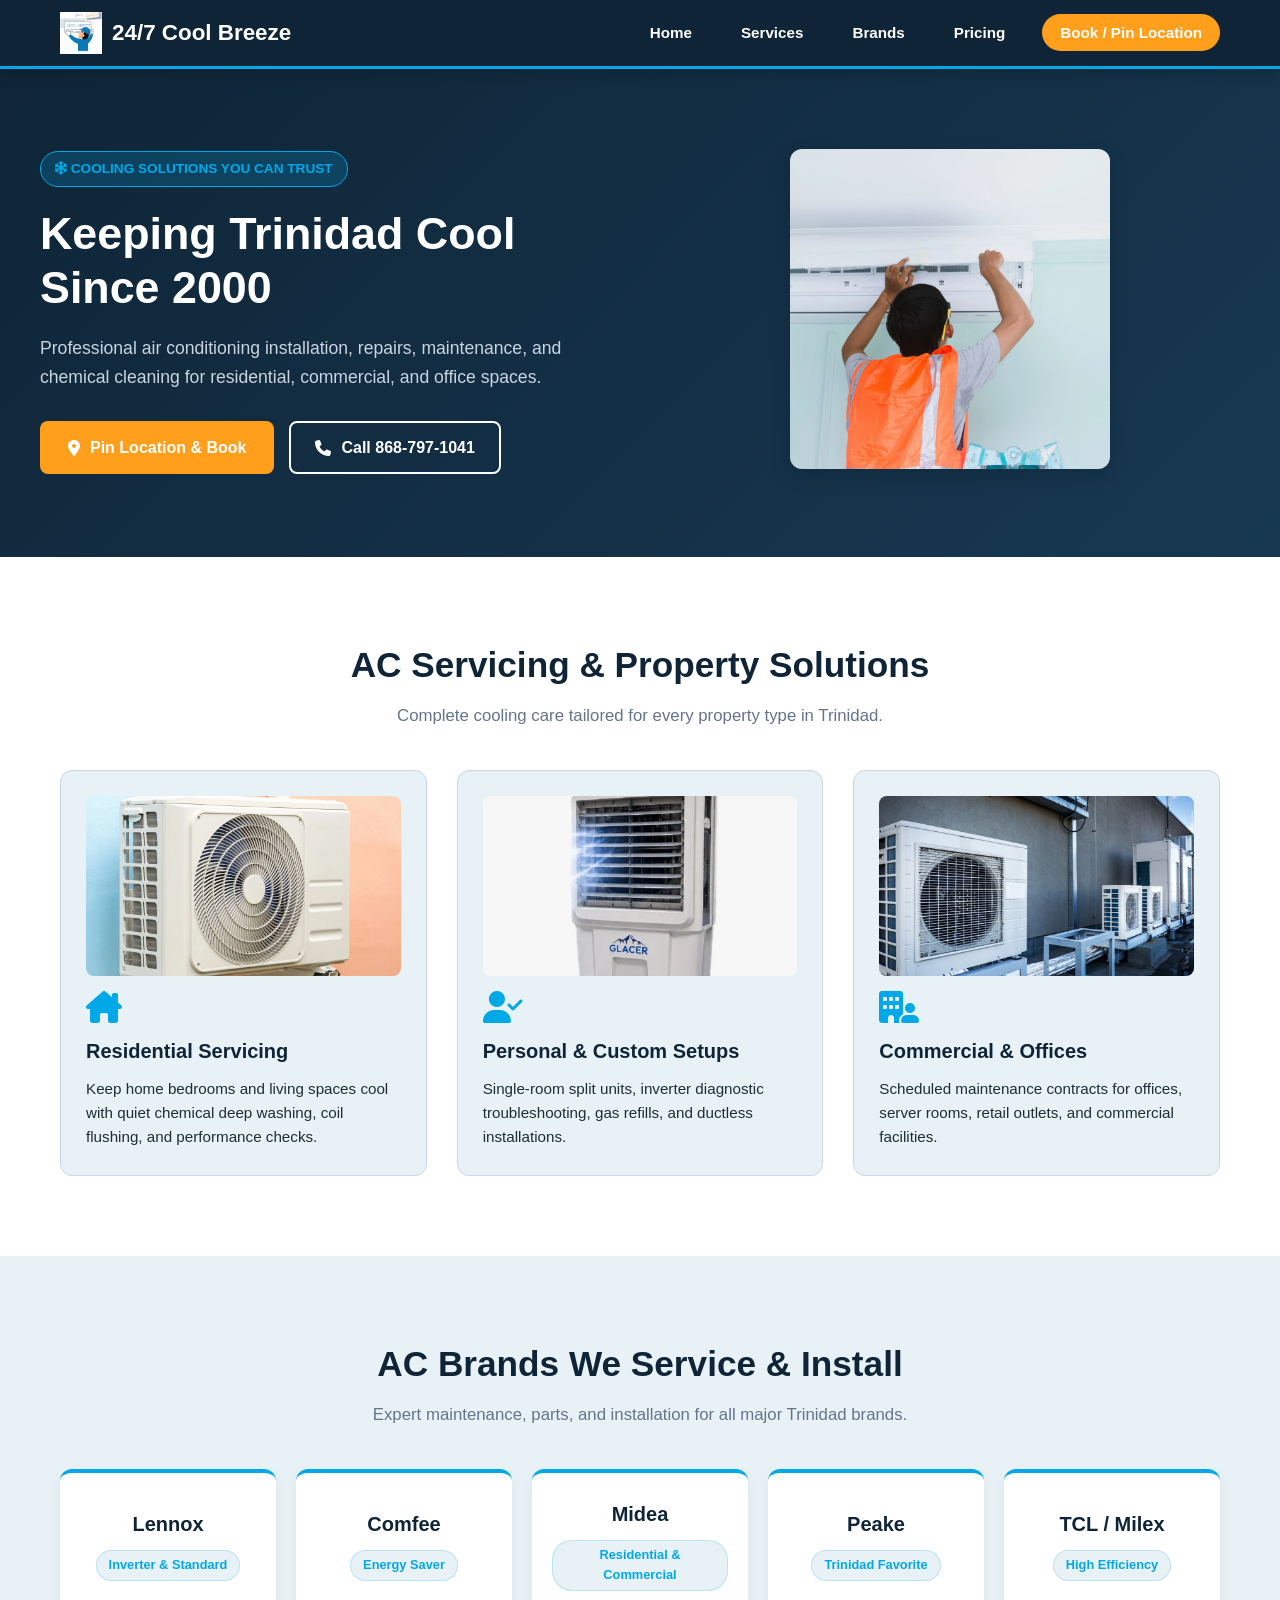
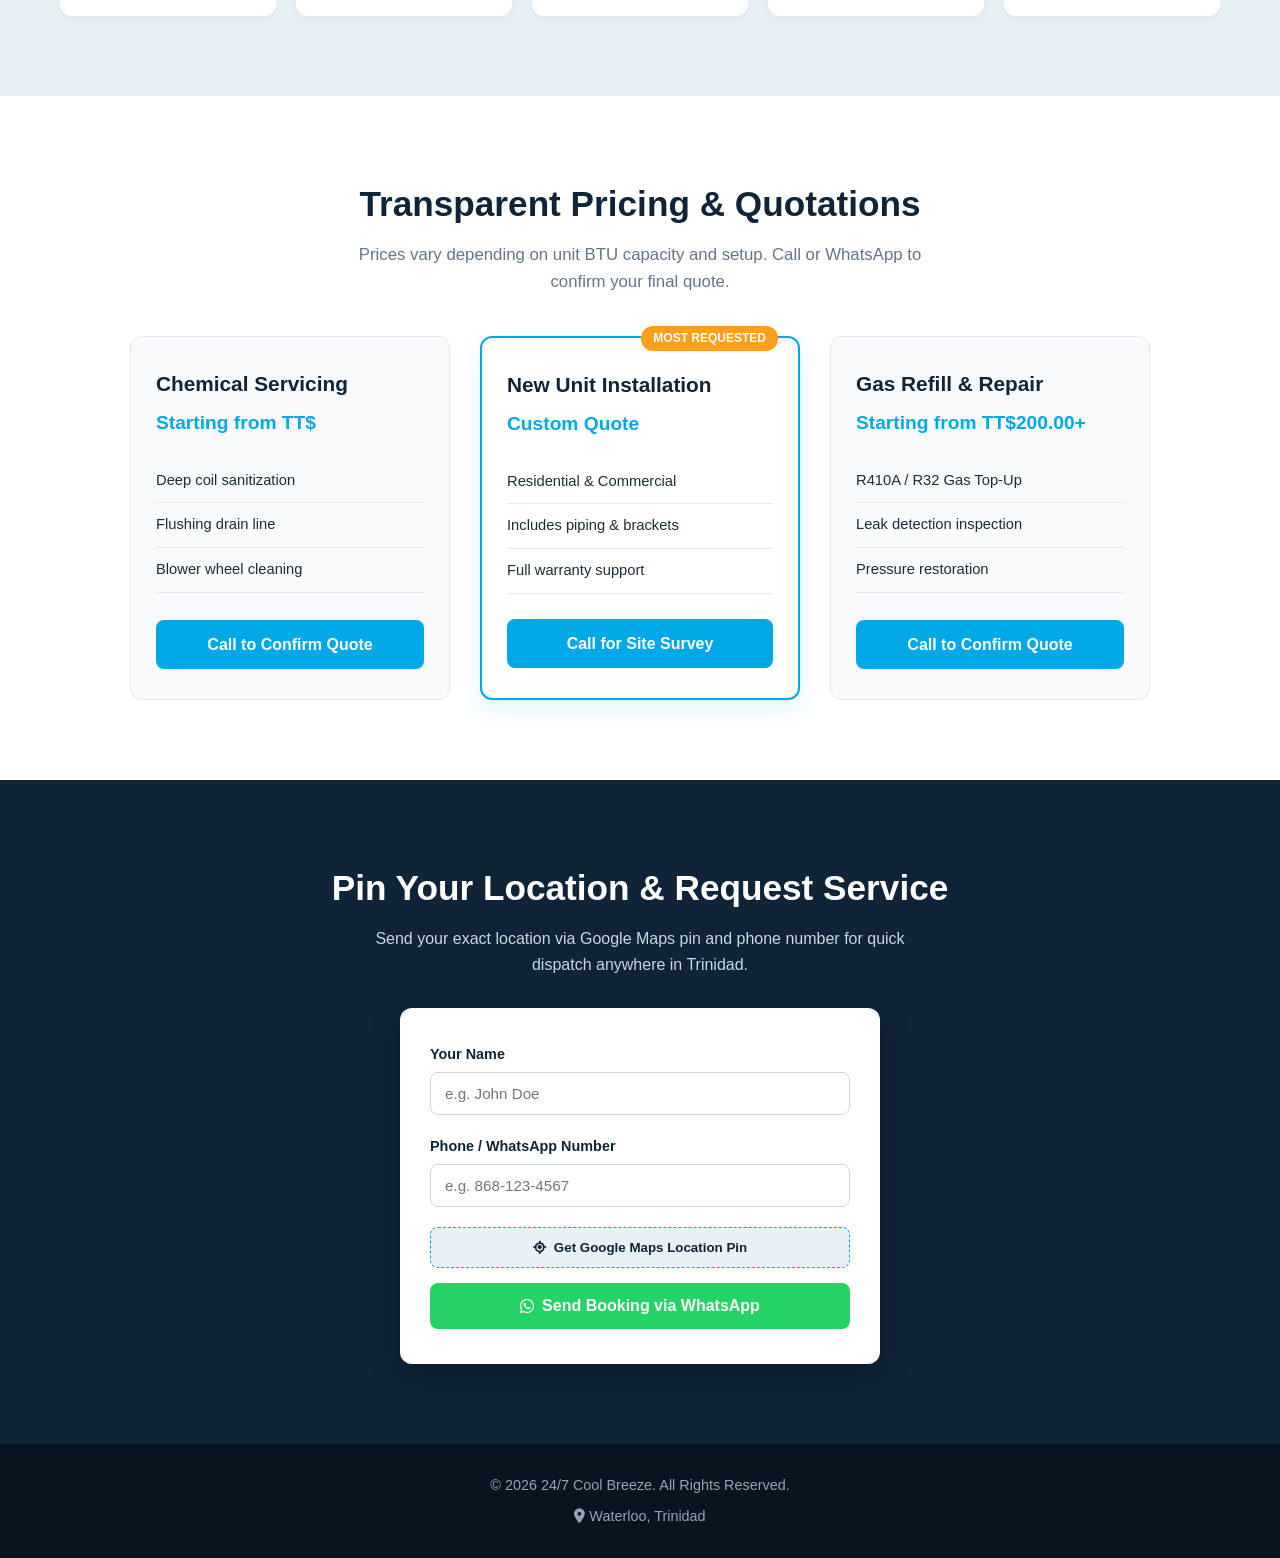
<file: index.html>
<!DOCTYPE html>
<html lang="en">
<head>
    <meta charset="UTF-8">
    <meta name="viewport" content="width=device-width, initial-scale=1.0">
    <title>24/7 Cool Breeze | Air Conditioning Services Trinidad</title>

    <!-- Main Global Styles -->
    <link rel="stylesheet" href="style.css">

    <!-- Section Stylesheets -->
    <link rel="stylesheet" href="hero.css">
    <link rel="stylesheet" href="services.css">
    <link rel="stylesheet" href="brands.css">
    <link rel="stylesheet" href="pricing.css">
    <link rel="stylesheet" href="location.css">

    <!-- Font Awesome Icons -->
    <link rel="stylesheet" href="https://cdnjs.cloudflare.com/ajax/libs/font-awesome/6.5.2/css/all.min.css">
</head>

<body>

    <!-- Sticky Navigation Header -->
    <header>
        <nav class="navbar">
            <a href="#home" class="logo">
                <img src="logo.png" alt="24/7 Cool Breeze Logo">
                <span>24/7 Cool Breeze</span>
            </a>

            <ul class="nav-links" id="nav-links">
                <li><a href="#home">Home</a></li>
                <li><a href="#services">Services</a></li>
                <li><a href="#brands">Brands</a></li>
                <li><a href="#pricing">Pricing</a></li>
                <li><a href="#location" class="nav-book-btn">Book / Pin Location</a></li>
            </ul>

            <button id="mobile-menu-toggle" type="button" aria-label="Toggle navigation">
                <i class="fas fa-bars"></i>
            </button>
        </nav>
    </header>

    <!-- Page Content -->
    <main>

        <!-- Hero Section -->
        <section id="home" class="hero-section">
            <div class="hero-container">
                <div class="hero-content">
                    <span class="hero-badge">
                        <i class="fa-solid fa-snowflake"></i> COOLING SOLUTIONS YOU CAN TRUST
                    </span>

                    <h1>Keeping Trinidad Cool Since 2000</h1>

                    <p>
                        Professional air conditioning installation, repairs, maintenance,
                        and chemical cleaning for residential, commercial, and office spaces.
                    </p>

                    <div class="hero-actions">
                        <a href="#location" class="btn-primary">
                            <i class="fa-solid fa-location-dot"></i> Pin Location & Book
                        </a>

                        <a href="tel:+18687971041" class="btn-secondary">
                            <i class="fa-solid fa-phone"></i> Call 868-797-1041
                        </a>
                    </div>
                </div>

                <div class="hero-image-wrapper">
                    <img src="technican.png" alt="Air conditioning servicing technician">
                </div>
            </div>
        </section>

        <!-- Services Section -->
        <section id="services" class="servicing-section">
            <div class="container">
                <h2>AC Servicing & Property Solutions</h2>

                <p class="section-subtitle">
                    Complete cooling care tailored for every property type in Trinidad.
                </p>

                <div class="services-wrapper">

                    <div class="service-category">
                        <img src="residential.png" alt="Residential AC Servicing" class="card-image">
                        <i class="fa-solid fa-house-chimney"></i>
                        <h3>Residential Servicing</h3>
                        <p>
                            Keep home bedrooms and living spaces cool with quiet chemical
                            deep washing, coil flushing, and performance checks.
                        </p>
                    </div>

                    <div class="service-category">
                        <img src="personal.png" alt="Personal & Custom AC Setup" class="card-image">
                        <i class="fa-solid fa-user-check"></i>
                        <h3>Personal & Custom Setups</h3>
                        <p>
                            Single-room split units, inverter diagnostic troubleshooting,
                            gas refills, and ductless installations.
                        </p>
                    </div>

                    <div class="service-category">
                        <img src="commerical.png" alt="Commercial AC Services" class="card-image">
                        <i class="fa-solid fa-building-user"></i>
                        <h3>Commercial & Offices</h3>
                        <p>
                            Scheduled maintenance contracts for offices, server rooms,
                            retail outlets, and commercial facilities.
                        </p>
                    </div>

                </div>
            </div>
        </section>

        <!-- Brands Section -->
        <section id="brands" class="brands-section">
            <div class="container">
                <h2>AC Brands We Service & Install</h2>

                <p class="section-subtitle">
                    Expert maintenance, parts, and installation for all major Trinidad brands.
                </p>

                <div class="brands-grid">

                    <div class="brand-card">
                        <h3>Lennox</h3>
                        <span class="badge">Inverter & Standard</span>
                    </div>

                    <div class="brand-card">
                        <h3>Comfee</h3>
                        <span class="badge">Energy Saver</span>
                    </div>

                    <div class="brand-card">
                        <h3>Midea</h3>
                        <span class="badge">Residential & Commercial</span>
                    </div>

                    <div class="brand-card">
                        <h3>Peake</h3>
                        <span class="badge">Trinidad Favorite</span>
                    </div>

                    <div class="brand-card">
                        <h3>TCL / Milex</h3>
                        <span class="badge">High Efficiency</span>
                    </div>

                </div>
            </div>
        </section>

        <!-- Pricing Section -->
        <section id="pricing" class="pricing-section">
            <div class="container">
                <h2>Transparent Pricing & Quotations</h2>

                <p class="pricing-note">
                    Prices vary depending on unit BTU capacity and setup.
                    Call or WhatsApp to confirm your final quote.
                </p>

                <div class="pricing-grid">

                    <div class="pricing-card">
                        <h3>Chemical Servicing</h3>
                        <p class="price-estimate">Starting from TT$</p>

                        <ul>
                            <li>Deep coil sanitization</li>
                            <li>Flushing drain line</li>
                            <li>Blower wheel cleaning</li>
                        </ul>

                        <a href="tel:+18687971041" class="confirm-btn">
                            Call to Confirm Quote
                        </a>
                    </div>

                    <div class="pricing-card featured">
                        <span class="popular-tag">Most Requested</span>
                        <h3>New Unit Installation</h3>
                        <p class="price-estimate">Custom Quote</p>

                        <ul>
                            <li>Residential & Commercial</li>
                            <li>Includes piping & brackets</li>
                            <li>Full warranty support</li>
                        </ul>

                        <a href="tel:+18687971041" class="confirm-btn">
                            Call for Site Survey
                        </a>
                    </div>

                    <div class="pricing-card">
                        <h3>Gas Refill & Repair</h3>
                        <p class="price-estimate">Starting from TT$200.00+</p>

                        <ul>
                            <li>R410A / R32 Gas Top-Up</li>
                            <li>Leak detection inspection</li>
                            <li>Pressure restoration</li>
                        </ul>

                        <a href="tel:+18687971041" class="confirm-btn">
                            Call to Confirm Quote
                        </a>
                    </div>

                </div>
            </div>
        </section>

        <!-- Location and Booking Section -->
        <section id="location" class="location-section">
            <div class="container">
                <h2>Pin Your Location & Request Service</h2>

                <p>
                    Send your exact location via Google Maps pin and phone number
                    for quick dispatch anywhere in Trinidad.
                </p>

                <form id="location-form" class="location-form">

                    <div class="form-group">
                        <label for="client-name">Your Name</label>
                        <input type="text" id="client-name" placeholder="e.g. John Doe" required>
                    </div>

                    <div class="form-group">
                        <label for="client-phone">Phone / WhatsApp Number</label>
                        <input type="tel" id="client-phone" placeholder="e.g. 868-123-4567" required>
                    </div>

                    <button type="button" id="pin-location-btn" class="pin-btn">
                        <i class="fa-solid fa-location-crosshairs"></i>
                        Get Google Maps Location Pin
                    </button>

                    <div id="location-status" class="location-status"></div>

                    <button type="submit" class="submit-btn">
                        <i class="fa-brands fa-whatsapp"></i>
                        Send Booking via WhatsApp
                    </button>

                </form>
            </div>
        </section>

    </main>

    <!-- Footer -->
    <footer>
        <div class="footer-container">
            <p>© 2026 24/7 Cool Breeze. All Rights Reserved.</p>
            <p>
                <i class="fa-solid fa-location-dot"></i> Waterloo, Trinidad
            </p>
        </div>
    </footer>

    <!-- JavaScript Files -->
    <script src="main.js" defer></script>
    <script src="location.js" defer></script>

</body>
</html>
</file>
<file: style.css>
/* ==========================================
   GLOBAL COLORS
========================================== */

:root {
    --primary-navy: #0F2537;
    --secondary-cyan: #00A8E8;
    --bg-ice: #E8F1F5;
    --accent-mint: #2EC4B6;
    --cta-amber: #FF9F1C;
    --text-dark: #1D2D35;
    --text-muted: #64748B;
    --white: #FFFFFF;
}

/* ==========================================
   GLOBAL RESET
========================================== */

* {
    box-sizing: border-box;
    margin: 0;
    padding: 0;
    font-family: 'Segoe UI', Tahoma, Geneva, Verdana, sans-serif;
}

html {
    scroll-behavior: smooth;
    scroll-padding-top: 90px;
}

body {
    background-color: var(--bg-ice);
    color: var(--text-dark);
    line-height: 1.6;
}

/* ==========================================
   GLOBAL CONTAINER & TYPOGRAPHY
========================================== */

.container {
    max-width: 1200px;
    margin: 0 auto;
    padding: 0 20px;
}

section {
    padding: 80px 20px;
}

h2 {
    font-size: 2.2rem;
    color: var(--primary-navy);
    margin-bottom: 10px;
    text-align: center;
}

.section-subtitle,
.pricing-note {
    text-align: center;
    color: var(--text-muted);
    font-size: 1.05rem;
    max-width: 600px;
    margin: 0 auto 40px;
}

/* ==========================================
   NAVIGATION HEADER
========================================== */

header {
    position: sticky;
    top: 0;
    z-index: 1000;
    background-color: var(--primary-navy);
    border-bottom: 3px solid var(--secondary-cyan);
    box-shadow: 0 4px 15px rgba(0, 0, 0, 0.2);
}

.navbar {
    max-width: 1200px;
    margin: 0 auto;
    display: flex;
    flex-direction: row;
    align-items: center;
    justify-content: space-between;
    padding: 12px 20px;
    position: relative;
}

/* Logo */

.logo {
    display: flex;
    align-items: center;
    gap: 10px;
    color: var(--white);
    font-size: 1.4rem;
    font-weight: 800;
    text-decoration: none;
}

.logo img {
    height: 42px;
    width: auto;
    object-fit: contain;
}

/* Desktop Navigation Links */

.nav-links {
    display: flex;
    list-style: none;
    align-items: center;
    gap: 25px;
    margin: 0;
    padding: 0;
}

.nav-links a {
    color: var(--white);
    text-decoration: none;
    font-weight: 600;
    font-size: 0.95rem;
    padding: 8px 12px;
    border-radius: 6px;
    transition: color 0.3s ease, background-color 0.3s ease;
}

.nav-links a:hover {
    color: var(--secondary-cyan);
}

/* Booking Button */

.nav-links .nav-book-btn {
    background-color: var(--cta-amber);
    color: var(--white);
    border-radius: 20px;
    padding: 10px 18px;
}

.nav-links .nav-book-btn:hover {
    background-color: var(--accent-mint);
    color: var(--white);
}

/* Mobile Menu Button */

#mobile-menu-toggle {
    display: none;
    background: none;
    border: none;
    color: var(--white);
    font-size: 1.7rem;
    cursor: pointer;
    padding: 8px;
}

/* ==========================================
   FOOTER
========================================== */

footer {
    background-color: #08141E;
    color: #94A3B8;
    padding: 30px 20px;
    text-align: center;
    font-size: 0.9rem;
}

.footer-container {
    display: flex;
    flex-direction: column;
    gap: 8px;
}

/* ==========================================
   TABLET AND MOBILE RESPONSIVENESS
========================================== */

@media (max-width: 768px) {

    /* Navigation */

    .navbar {
        padding: 12px 15px;
    }

    .logo {
        font-size: 1.15rem;
    }

    .logo img {
        height: 36px;
    }

    #mobile-menu-toggle {
        display: block;
    }

    .nav-links {
        display: none;
        flex-direction: column;
        align-items: stretch;
        gap: 15px;
        position: absolute;
        top: 100%;
        left: 0;
        width: 100%;
        padding: 20px;
        background-color: var(--primary-navy);
        z-index: 1000;
        box-shadow: 0 5px 10px rgba(0, 0, 0, 0.2);
    }

    /* Show menu when JavaScript adds active */

    .nav-links.active {
        display: flex;
    }

    .nav-links a {
        display: block;
        text-align: center;
        padding: 12px;
    }

    /* General spacing */

    section {
        padding: 50px 15px;
    }

    h2 {
        font-size: 1.8rem;
    }

    .section-subtitle,
    .pricing-note {
        font-size: 1rem;
    }
}

/* ==========================================
   SMALL MOBILE SCREENS
========================================== */

@media (max-width: 480px) {

    .logo {
        font-size: 1rem;
    }

    .logo img {
        height: 32px;
    }

    #mobile-menu-toggle {
        font-size: 1.5rem;
    }

    h2 {
        font-size: 1.6rem;
    }

    .container {
        padding: 0 15px;
    }
}

/* ===
   ACCESSIBILITY
=== */

@media (prefers-reduced-motion: reduce) {
    html {
        scroll-behavior: auto;
    }

    * {
        transition-duration: 0.01ms !important;
    }
}
</file>
<file: hero.css>
/* Hero Section Styling */
.hero-section {
  background: linear-gradient(135deg, var(--primary-navy) 0%, #173852 100%);
  color: var(--white);
  padding: 80px 20px;
  display: flex;
  align-items: center;
}

.hero-container {
  max-width: 1200px;
  margin: 0 auto;
  display: grid;
  grid-template-columns: 1fr 1fr;
  gap: 40px;
  align-items: center;
}

.hero-badge {
  display: inline-block;
  background: rgba(0, 168, 232, 0.2);
  color: var(--secondary-cyan);
  border: 1px solid var(--secondary-cyan);
  padding: 6px 14px;
  border-radius: 20px;
  font-size: 0.85rem;
  font-weight: 700;
  margin-bottom: 20px;
}

.hero-content h1 {
  font-size: 2.8rem;
  line-height: 1.2;
  margin-bottom: 20px;
  color: var(--white);
}

.hero-content p {
  font-size: 1.1rem;
  color: #cbd5e1;
  margin-bottom: 30px;
}

.hero-actions {
  display: flex;
  gap: 15px;
  flex-wrap: wrap;
}

.btn-primary {
  background-color: var(--cta-amber);
  color: var(--white);
  padding: 14px 28px;
  border-radius: 8px;
  font-weight: bold;
  text-decoration: none;
  display: inline-flex;
  align-items: center;
  gap: 10px;
  transition: background-color 0.2s ease;
}

.btn-primary:hover {
  background-color: #e08b10;
}

.btn-secondary {
  background-color: transparent;
  color: var(--white);
  border: 2px solid var(--white);
  padding: 12px 24px;
  border-radius: 8px;
  font-weight: bold;
  text-decoration: none;
  display: inline-flex;
  align-items: center;
  gap: 10px;
  transition: background-color 0.2s ease, color 0.2s ease;
}

.btn-secondary:hover {
  background-color: var(--white);
  color: var(--primary-navy);
}

.hero-image-wrapper {
  max-width: 420px; /* Limits how big the container can get */
  margin: 0 auto;   /* Centers it neatly */
}

.hero-image-wrapper img {
  width: 100%;
  max-height: 320px; /* Caps the height */
  border-radius: 12px;
  object-fit: cover; /* Prevents image stretching */
  box-shadow: 0 8px 20px rgba(0, 0, 0, 0.15);
}


@media (max-width: 768px) {
  .hero-container {
    grid-template-columns: 1fr;
    text-align: center;
  }

  .hero-content h1 {
    font-size: 2rem;
  }

  .hero-actions {
    justify-content: center;
  }
}
</file>
<file: services.css>
.servicing-section {
  background-color: var(--white);
}

.services-wrapper {
  display: grid;
  grid-template-columns: repeat(auto-fit, minmax(280px, 1fr));
  gap: 30px;
  align-items: stretch; /* Ensures all cards match height */
}

.service-category {
  background: var(--bg-ice);
  padding: 25px;
  border-radius: 12px;
  border: 1px solid #CBD5E1;
  text-align: left;
  display: flex;
  flex-direction: column;
  transition: transform 0.2s ease, box-shadow 0.2s ease;
}

.service-category:hover {
  transform: translateY(-4px);
  box-shadow: 0 8px 20px rgba(0, 0, 0, 0.08);
}

.card-image {
  width: 100%;
  height: 180px;
  object-fit: cover;
  border-radius: 8px;
  margin-bottom: 15px;
}

.service-category i {
  font-size: 2rem;
  color: var(--secondary-cyan);
  margin-bottom: 12px;
}

.service-category h3 {
  color: var(--primary-navy);
  font-size: 1.25rem;
  margin-bottom: 10px;
}

.service-category p {
  color: var(--text-dark);
  font-size: 0.95rem;
  margin-top: auto; /* Pushes content cleanly to bottom if needed */
}
</file>
<file: brands.css>
/* ==========================================
   Brands Section Styling
   ========================================== */
.brands-section {
  background-color: var(--bg-ice);
  padding: 80px 20px;
  text-align: center;
}

.brands-section h2 {
  color: var(--primary-navy);
  font-size: 2.2rem;
  margin-bottom: 10px;
}

.brands-grid {
  display: grid;
  grid-template-columns: repeat(auto-fit, minmax(200px, 1fr));
  gap: 20px;
  max-width: 1200px;
  margin: 40px auto 0 auto;
}

.brand-card {
  background: var(--white);
  padding: 25px 20px;
  border-radius: 12px;
  box-shadow: 0 4px 12px rgba(0, 0, 0, 0.05);
  border-top: 4px solid var(--secondary-cyan);
  display: flex;
  flex-direction: column;
  align-items: center;
  justify-content: center;
  gap: 10px;
  transition: transform 0.2s ease, box-shadow 0.2s ease;
}

.brand-card:hover {
  transform: translateY(-5px);
  box-shadow: 0 8px 20px rgba(0, 0, 0, 0.1);
}

.brand-card h3 {
  color: var(--primary-navy);
  font-size: 1.25rem;
  font-weight: 700;
  margin: 0;
}

.badge {
  font-size: 0.8rem;
  background: var(--bg-ice);
  color: var(--secondary-cyan);
  padding: 4px 12px;
  border-radius: 20px;
  font-weight: 600;
  border: 1px solid rgba(0, 168, 232, 0.2);
}

/* Mobile Responsiveness */
@media (max-width: 768px) {
  .brands-section {
    padding: 50px 15px;
  }

  .brands-grid {
    grid-template-columns: repeat(auto-fit, minmax(140px, 1fr));
    gap: 15px;
  }

  .brand-card {
    padding: 18px 12px;
  }

  .brand-card h3 {
    font-size: 1.1rem;
  }
}
</file>
<file: pricing.css>
.pricing-section {
  background-color: var(--white);
}

.pricing-grid {
  display: flex;
  flex-wrap: wrap;
  justify-content: center;
  gap: 30px;
}

.pricing-card {
  background: #F8FAFC;
  border: 1px solid #E2E8F0;
  border-radius: 12px;
  padding: 30px 25px;
  width: 320px;
  display: flex;
  flex-direction: column;
  position: relative;
  text-align: left;
  transition: transform 0.2s ease;
}

.pricing-card:hover {
  transform: translateY(-3px);
}

.pricing-card.featured {
  border: 2px solid var(--secondary-cyan);
  background: var(--white);
  box-shadow: 0 10px 25px rgba(0, 168, 232, 0.12);
}

.popular-tag {
  position: absolute;
  top: -12px;
  right: 20px;
  background: var(--cta-amber);
  color: var(--white);
  padding: 3px 12px;
  font-size: 0.75rem;
  border-radius: 12px;
  font-weight: bold;
  text-transform: uppercase;
}

.pricing-card h3 {
  color: var(--primary-navy);
  margin-bottom: 8px;
  font-size: 1.3rem;
}

.price-estimate {
  font-size: 1.2rem;
  font-weight: bold;
  color: var(--secondary-cyan);
  margin-bottom: 20px;
}

.pricing-card ul {
  list-style: none;
  padding: 0;
  margin-bottom: 25px;
  flex-grow: 1; /* Equalizes button placement at bottom */
}

.pricing-card ul li {
  padding: 10px 0;
  border-bottom: 1px solid #E2E8F0;
  font-size: 0.92rem;
  color: var(--text-dark);
}

.confirm-btn {
  display: block;
  text-align: center;
  background: var(--secondary-cyan);
  color: var(--white);
  padding: 12px;
  border-radius: 8px;
  text-decoration: none;
  font-weight: bold;
  transition: background 0.2s ease;
}

.confirm-btn:hover {
  background: var(--primary-navy);
}
</file>
<file: location.css>
.location-section {
  background: var(--primary-navy);
  color: var(--white);
  text-align: center;
}

.location-section h2 {
  color: var(--white);
}

.location-section p {
  color: #CBD5E1;
  max-width: 550px;
  margin: 0 auto 30px auto;
}

.location-form {
  max-width: 480px;
  margin: 0 auto;
  background: var(--white);
  color: var(--text-dark);
  padding: 35px 30px;
  border-radius: 12px;
  text-align: left;
  box-shadow: 0 12px 30px rgba(0, 0, 0, 0.25);
}

.form-group {
  margin-bottom: 20px;
}

.form-group label {
  display: block;
  margin-bottom: 6px;
  font-weight: 600;
  font-size: 0.9rem;
  color: var(--primary-navy);
}

.form-group input {
  width: 100%;
  padding: 12px 14px;
  border: 1px solid #CBD5E1;
  border-radius: 8px;
  font-size: 0.95rem;
  outline: none;
  transition: border-color 0.2s ease;
}

.form-group input:focus {
  border-color: var(--secondary-cyan);
}

.pin-btn {
  width: 100%;
  background: var(--bg-ice);
  color: var(--primary-navy);
  border: 1px dashed var(--secondary-cyan);
  padding: 12px;
  border-radius: 8px;
  font-weight: bold;
  cursor: pointer;
  margin-bottom: 15px;
  display: flex;
  justify-content: center;
  align-items: center;
  gap: 8px;
  transition: background-color 0.2s ease;
}

.pin-btn:hover {
  background: #D0E3EC;
}

.submit-btn {
  width: 100%;
  background: #25D366; /* WhatsApp Green */
  color: var(--white);
  border: none;
  padding: 14px;
  border-radius: 8px;
  font-size: 1rem;
  font-weight: bold;
  cursor: pointer;
  display: flex;
  justify-content: center;
  align-items: center;
  gap: 8px;
  transition: background-color 0.2s ease;
}

.submit-btn:hover {
  background: #1EBE5D;
}

.location-status {
  font-size: 0.85rem;
  margin-bottom: 15px;
  color: var(--accent-mint);
  font-weight: 600;
  text-align: center;
}
</file>
